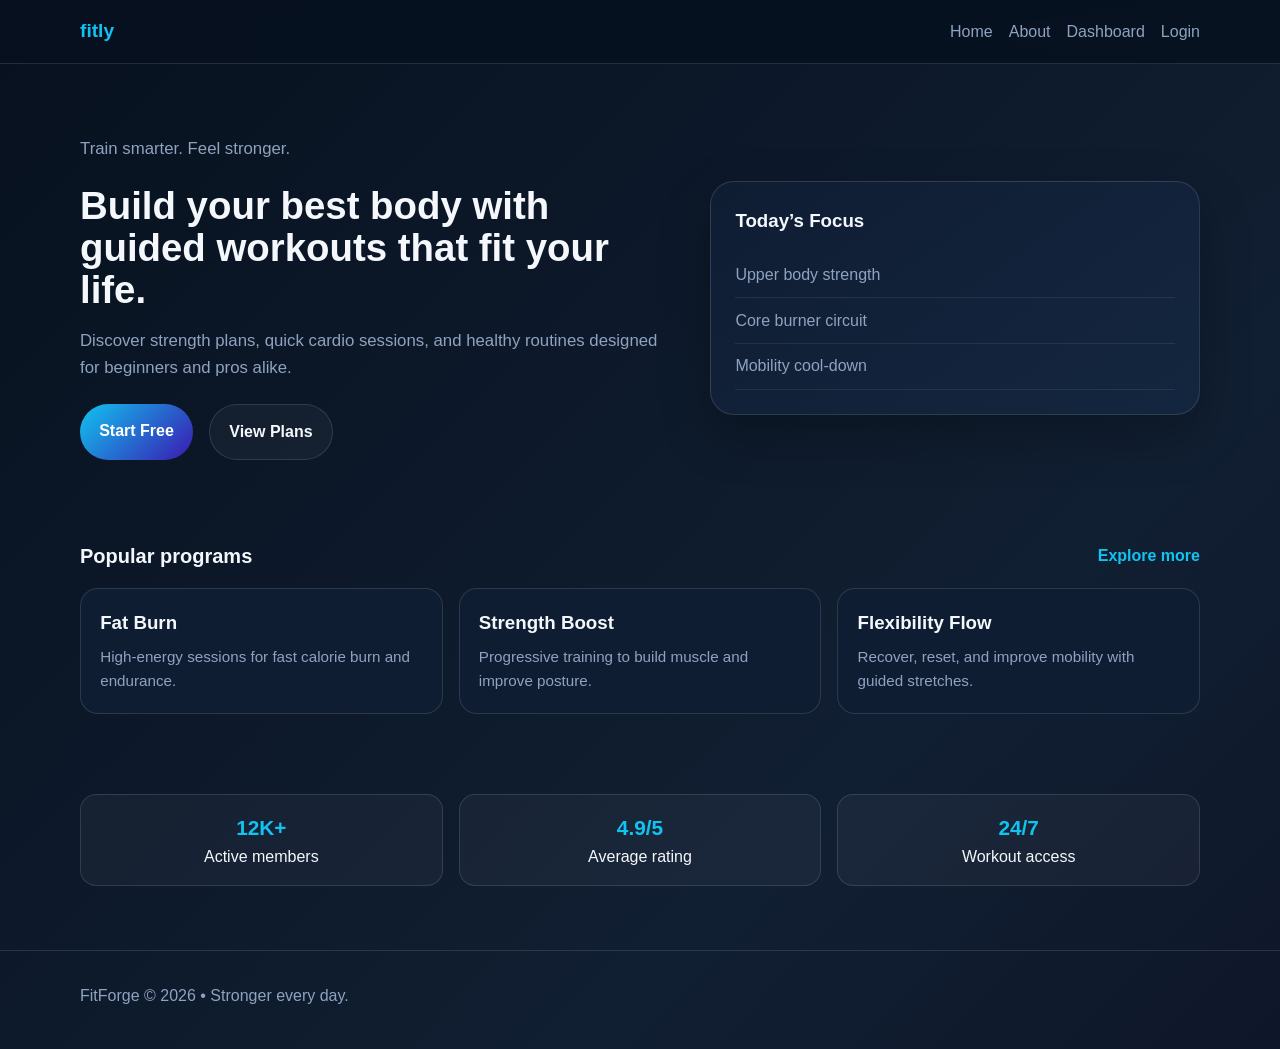
<file: index.html>
<!DOCTYPE html>
<html lang="en">
  <head>
    <meta charset="UTF-8" />
    <meta http-equiv="refresh" content="0; url=Frontend/Pages/Home.html" />
    <title>Fitly</title>
  </head>
  <body>
    <p>Redirecting to the workout website...</p>
  </body>
</html>
</file>
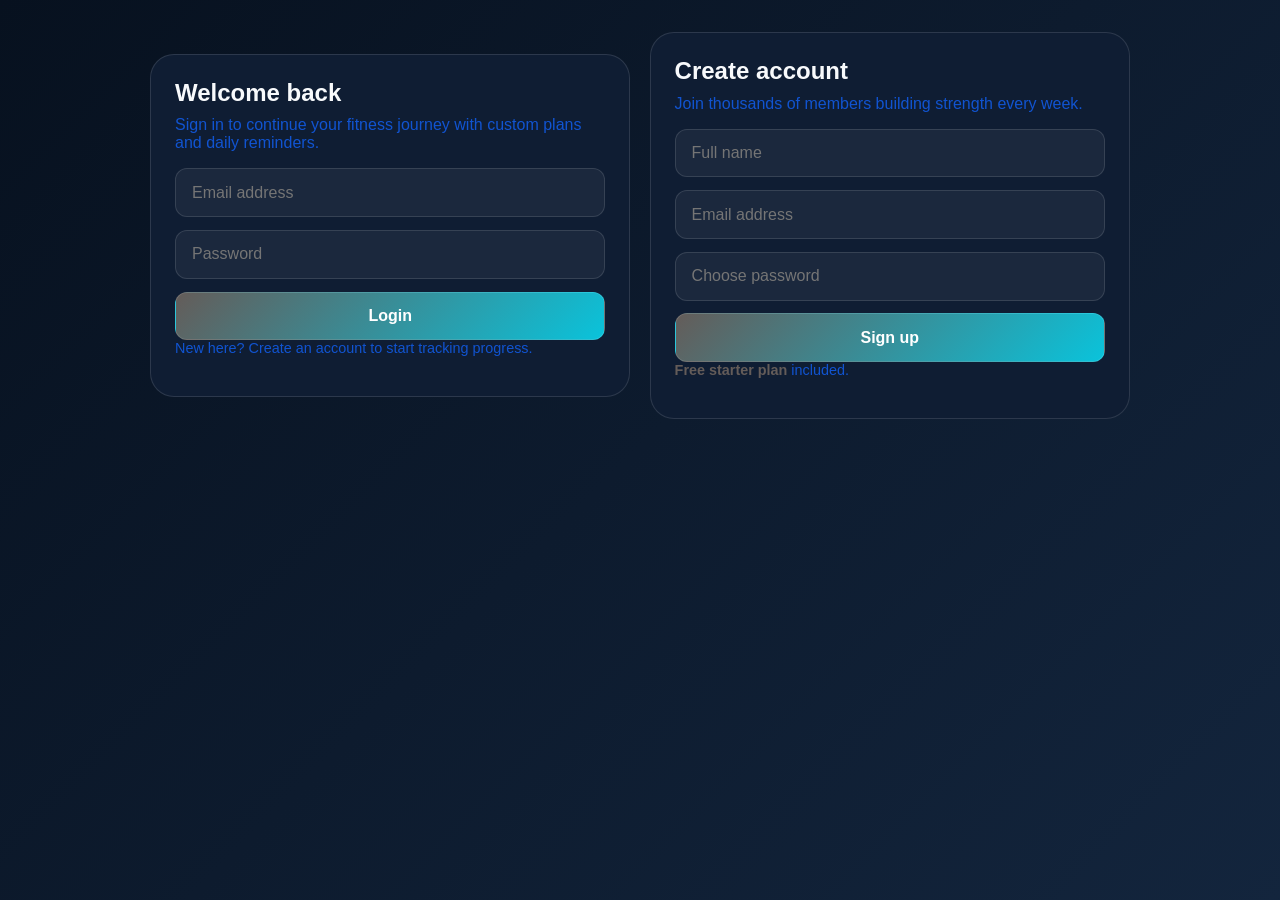
<file: Frontend/Pages/auth.html>
<!DOCTYPE html>
<html lang="en">
  <head>
    <meta charset="UTF-8" />
    <meta name="viewport" content="width=device-width, initial-scale=1.0" />
    <title>FitForge | Login</title>
    <link rel="stylesheet" href="../Styles/auth.css" />
  </head>
  <body>
    <div class="container">
      <div class="auth-wrap">
        <section class="panel">
          <h1>Welcome back</h1>
          <p>Sign in to continue your fitness journey with custom plans and daily reminders.</p>
          <form>
            <input type="email" placeholder="Email address" />
            <input type="password" placeholder="Password" />
            <button type="submit">Login</button>
          </form>
          <p class="small">New here? Create an account to start tracking progress.</p>
        </section>

        <section class="panel">
          <h2>Create account</h2>
          <p>Join thousands of members building strength every week.</p>
          <form>
            <input type="text" placeholder="Full name" />
            <input type="email" placeholder="Email address" />
            <input type="password" placeholder="Choose password" />
            <button type="submit">Sign up</button>
          </form>
          <p class="small"><span class="highlight">Free starter plan</span> included.</p>
        </section>
      </div>
    </div>
  </body>
</html>
</file>
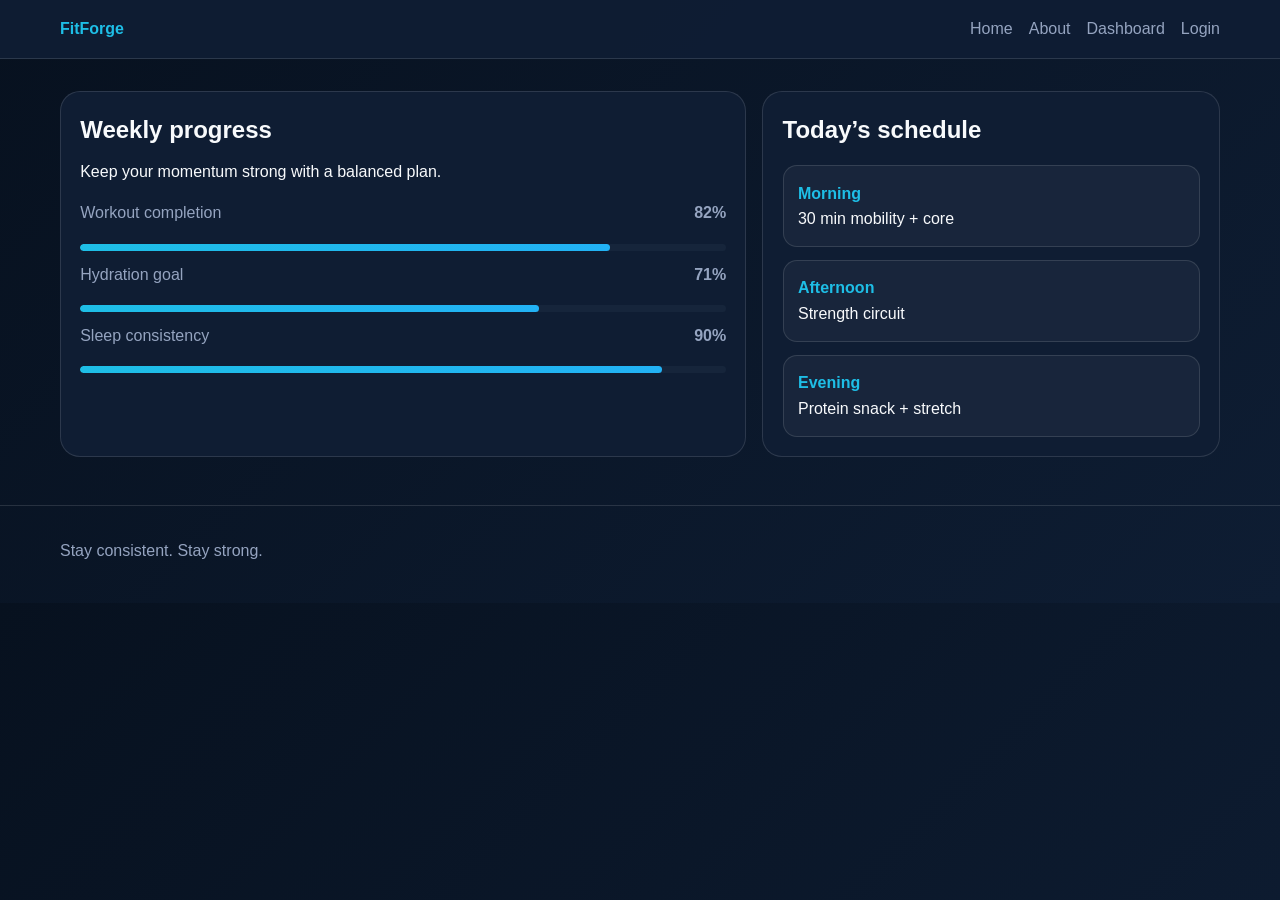
<file: Frontend/Pages/Dashboard.html>
<!DOCTYPE html>
<html lang="en">
  <head>
    <meta charset="UTF-8" />
    <meta name="viewport" content="width=device-width, initial-scale=1.0" />
    <title>FitForge | Dashboard</title>
    <link rel="stylesheet" href="../Styles/Dashboard.css" />
  </head>
  <body>
    <header>
      <div class="container">
        <nav>
          <a class="logo" href="Home.html">FitForge</a>
          <div class="nav-links">
            <a href="Home.html">Home</a>
            <a href="About.html">About</a>
            <a href="Dashboard.html">Dashboard</a>
            <a href="auth.html">Login</a>
          </div>
        </nav>
      </div>
    </header>

    <main class="container dashboard">
      <section class="panel">
        <h2>Weekly progress</h2>
        <p>Keep your momentum strong with a balanced plan.</p>
        <div class="progress-list">
          <div class="progress-item">
            <span>Workout completion</span>
            <strong>82%</strong>
          </div>
          <div class="bar"><span style="width:82%"></span></div>
          <div class="progress-item">
            <span>Hydration goal</span>
            <strong>71%</strong>
          </div>
          <div class="bar"><span style="width:71%"></span></div>
          <div class="progress-item">
            <span>Sleep consistency</span>
            <strong>90%</strong>
          </div>
          <div class="bar"><span style="width:90%"></span></div>
        </div>
      </section>

      <aside class="panel">
        <h2>Today’s schedule</h2>
        <div class="schedule">
          <div class="day-card"><strong>Morning</strong><br />30 min mobility + core</div>
          <div class="day-card"><strong>Afternoon</strong><br />Strength circuit</div>
          <div class="day-card"><strong>Evening</strong><br />Protein snack + stretch</div>
        </div>
      </aside>
    </main>

    <footer>
      <div class="container">Stay consistent. Stay strong.</div>
    </footer>
  </body>
</html>
</file>
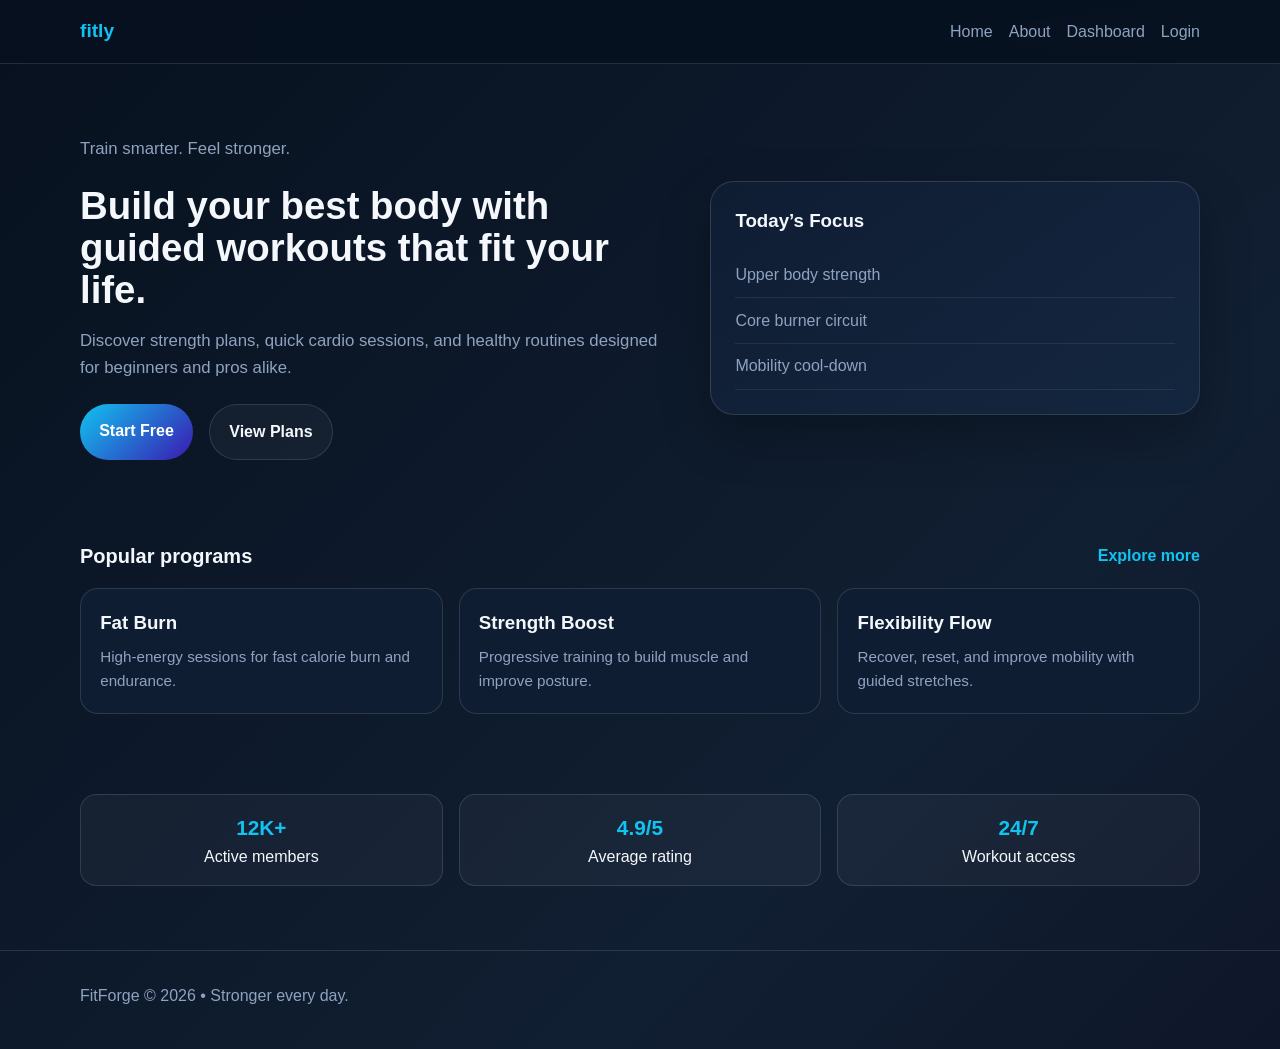
<file: Frontend/Pages/Home.html>
<!DOCTYPE html>
<html lang="en">
  <head>
    <meta charset="UTF-8" />
    <meta name="viewport" content="width=device-width, initial-scale=1.0" />
    <title>Fitly | Home</title>
    <link rel="stylesheet" href="../Styles/Home.css" />
  </head>
  <body>
    <header>
      <div class="container">
        <nav>
          <a class="logo" href="Home.html">fitly</a>
          <div class="nav-links">
            <a href="Home.html">Home</a>
            <a href="About.html">About</a>
            <a href="Dashboard.html">Dashboard</a>
            <a href="auth.html">Login</a>
          </div>
        </nav>
      </div>
    </header>

    <main class="container">
      <section class="hero">
        <div>
          <p class="highlight">Train smarter. Feel stronger.</p>
          <h1>Build your best body with guided workouts that fit your life.</h1>
          <p>Discover strength plans, quick cardio sessions, and healthy routines designed for beginners and pros alike.</p>
          <div class="btn-row">
            <a class="btn btn-primary" href="auth.html">Start Free</a>
            <a class="btn btn-secondary" href="Dashboard.html">View Plans</a>
          </div>
        </div>
        <div class="hero-card">
          <h3>Today’s Focus</h3>
          <ul>
            <li>Upper body strength</li>
            <li>Core burner circuit</li>
            <li>Mobility cool-down</li>
          </ul>
        </div>
      </section>

      <section>
        <div class="section-title">
          <h2>Popular programs</h2>
          <a href="Dashboard.html">Explore more</a>
        </div>
        <div class="cards">
          <article class="card">
            <h3>Fat Burn</h3>
            <p>High-energy sessions for fast calorie burn and endurance.</p>
          </article>
          <article class="card">
            <h3>Strength Boost</h3>
            <p>Progressive training to build muscle and improve posture.</p>
          </article>
          <article class="card">
            <h3>Flexibility Flow</h3>
            <p>Recover, reset, and improve mobility with guided stretches.</p>
          </article>
        </div>
      </section>

      <section class="stats">
        <div class="stat">
          <strong>12K+</strong>
          <span>Active members</span>
        </div>
        <div class="stat">
          <strong>4.9/5</strong>
          <span>Average rating</span>
        </div>
        <div class="stat">
          <strong>24/7</strong>
          <span>Workout access</span>
        </div>
      </section>
    </main>

    <footer>
      <div class="container">FitForge © 2026 • Stronger every day.</div>
    </footer>
  </body>
</html>
</file>
<file: Frontend/Styles/auth.css>
:root {
  --bg: #07111f;
  --panel: #0f1d33;
  --text: #f8fafc;
  --muted: #1154d1;
  --accent: #645c59;
  --border: rgba(255,255,255,0.12);
}
* { box-sizing: border-box; margin:0; padding:0; }
body {
  font-family: 'Segoe UI', Tahoma, Geneva, Verdana, sans-serif;
  background: linear-gradient(135deg, var(--bg), #13253d);
  color: var(--text);
  min-height:100vh;
}
.container { width:min(980px, 92%); margin:0 auto; padding:2rem 0; }
.auth-wrap { display:grid; grid-template-columns:1fr 1fr; gap:1.2rem; align-items:center; }
.panel { background:var(--panel); border:1px solid var(--border); border-radius:24px; padding:1.5rem; }
.panel h1, .panel h2 { margin-bottom:0.6rem; }
.panel p { color:var(--muted); margin-bottom:1rem; }
form { display:grid; gap:0.8rem; }
input, button { border-radius:12px; border:1px solid var(--border); padding:0.9rem 1rem; font-size:1rem; }
input { background: rgba(255,255,255,0.05); color:var(--text); }
button { background: linear-gradient(135deg, var(--accent), #0ac3db); color:white; cursor:pointer; font-weight:600; }
.small { color:var(--muted); font-size:0.9rem; }
.highlight { color:var(--accent); font-weight:700; }
@media (max-width: 760px) { .auth-wrap { grid-template-columns:1fr; } }
</file>
<file: Frontend/Styles/Dashboard.css>
:root {
  --bg: #07111f;
  --panel: #0f1d33;
  --text: #f8fafc;
  --muted: #95a4c0;
  --accent: #1ebee6;
  --accent-2: #22b2f5;
  --border: rgba(255,255,255,0.12);
}
* { box-sizing: border-box; margin:0; padding:0; }
body {
  font-family: 'Segoe UI', Tahoma, Geneva, Verdana, sans-serif;
  background: linear-gradient(135deg, var(--bg), #0e1d33);
  color: var(--text);
  line-height: 1.6;
}
a { color: inherit; text-decoration: none; }
.container { width:min(1160px, 94%); margin:0 auto; }
header { background: rgba(15,29,51,0.96); border-bottom:1px solid var(--border); }
nav { display:flex; justify-content:space-between; align-items:center; padding:1rem 0; }
.logo { font-weight:700; color:var(--accent); }
.nav-links { display:flex; gap:1rem; color:var(--muted); }
.dashboard { display:grid; grid-template-columns:1.2fr .8fr; gap:1rem; padding:2rem 0; }
.panel { background:var(--panel); border:1px solid var(--border); border-radius:20px; padding:1.2rem; }
.panel h2 { margin-bottom:0.6rem; }
.progress-list { display:grid; gap:0.7rem; margin-top:1rem; }
.progress-item { display:flex; justify-content:space-between; align-items:center; color:var(--muted); }
.bar { height:7px; background:#16253b; border-radius:999px; overflow:hidden; margin-top:0.4rem; }
.bar span { display:block; height:100%; background:linear-gradient(90deg, var(--accent), var(--accent-2)); border-radius:inherit; }
.schedule { display:grid; gap:0.8rem; margin-top:1rem; }
.day-card { padding:0.9rem; border:1px solid var(--border); border-radius:14px; background:rgba(255,255,255,0.04); }
.day-card strong { color:var(--accent); }
footer { padding:2rem 0 2.5rem; color:var(--muted); border-top:1px solid var(--border); margin-top:1rem; }
@media (max-width: 900px) { .dashboard { grid-template-columns:1fr; } .nav-links { display:none; } }
</file>
<file: Frontend/Styles/Home.css>
:root {
  --bg: #07111f;
  --panel: #0f1d33;
  --panel-2: #14263f;
  --text: #f4f7fb;
  --muted: #8fa2bf;
  --accent: #11c3f0;
  --accent-2: #3a19b1;
  --border: rgba(255,255,255,0.12);
}
* { box-sizing: border-box; margin:0; padding:0; }
body {
  font-family: 'Segoe UI', Tahoma, Geneva, Verdana, sans-serif;
  background: linear-gradient(135deg, var(--bg), #111f32 70%, #0e1729);
  color: var(--text);
  line-height: 1.6;
}
a { color: inherit; text-decoration: none; }
.container { width: min(1120px, 92%); margin: 0 auto; }
header {
  position: sticky; top:0; z-index:10; backdrop-filter: blur(10px);
  background: rgba(7, 17, 31, 0.85); border-bottom: 1px solid var(--border);
}
nav { display:flex; justify-content:space-between; align-items:center; padding:1rem 0; }
.logo { font-size:1.2rem; font-weight:700; color:var(--accent); }
.nav-links { display:flex; gap:1rem; color:var(--muted); }
.nav-links a:hover { color:var(--text); }
.hero { padding: 4.5rem 0 3rem; display:grid; grid-template-columns: 1.1fr .9fr; gap:2rem; align-items:center; }
.hero h1 { font-size: clamp(2.2rem, 3vw, 3.4rem); line-height:1.1; margin-bottom:1rem; }
.hero p { color:var(--muted); font-size:1.05rem; margin-bottom:1.4rem; }
.btn-row { display:flex; gap:1rem; flex-wrap:wrap; }
.btn { padding:0.9rem 1.2rem; border-radius:999px; font-weight:600; display:inline-block; }
.btn-primary { background: linear-gradient(135deg, var(--accent), var(--accent-2)); color:white; }
.btn-secondary { border:1px solid var(--border); background:rgba(255,255,255,0.04); }
.hero-card { background: linear-gradient(145deg, var(--panel), var(--panel-2)); border:1px solid var(--border); border-radius:24px; padding:1.5rem; box-shadow: 0 20px 50px rgba(0,0,0,0.25); }
.hero-card ul { list-style:none; margin-top:1rem; color:var(--muted); }
.hero-card li { padding:0.6rem 0; border-bottom:1px solid rgba(255,255,255,0.08); }
section { padding:2rem 0; }
.section-title { display:flex; justify-content:space-between; align-items:center; margin-bottom:1rem; }
.section-title h2 { font-size:1.25rem; }
.section-title a { color:var(--accent); font-weight:600; }
.cards { display:grid; grid-template-columns:repeat(3, minmax(0,1fr)); gap:1rem; }
.card { background:var(--panel); border:1px solid var(--border); border-radius:18px; padding:1.2rem; }
.card h3 { margin-bottom:0.4rem; }
.card p { color:var(--muted); font-size:0.95rem; }
.stats { display:grid; grid-template-columns:repeat(3, minmax(0,1fr)); gap:1rem; margin:1rem 0 2rem; }
.stat { background:rgba(255,255,255,0.04); border:1px solid var(--border); border-radius:16px; padding:1rem; text-align:center; }
.stat strong { display:block; font-size:1.3rem; color:var(--accent); }
footer { padding:2rem 0 2.5rem; color:var(--muted); border-top:1px solid var(--border); margin-top:2rem; }
@media (max-width: 820px) {
  .hero, .cards, .stats { grid-template-columns:1fr; }
  .nav-links { display:none; }
}
</file>
